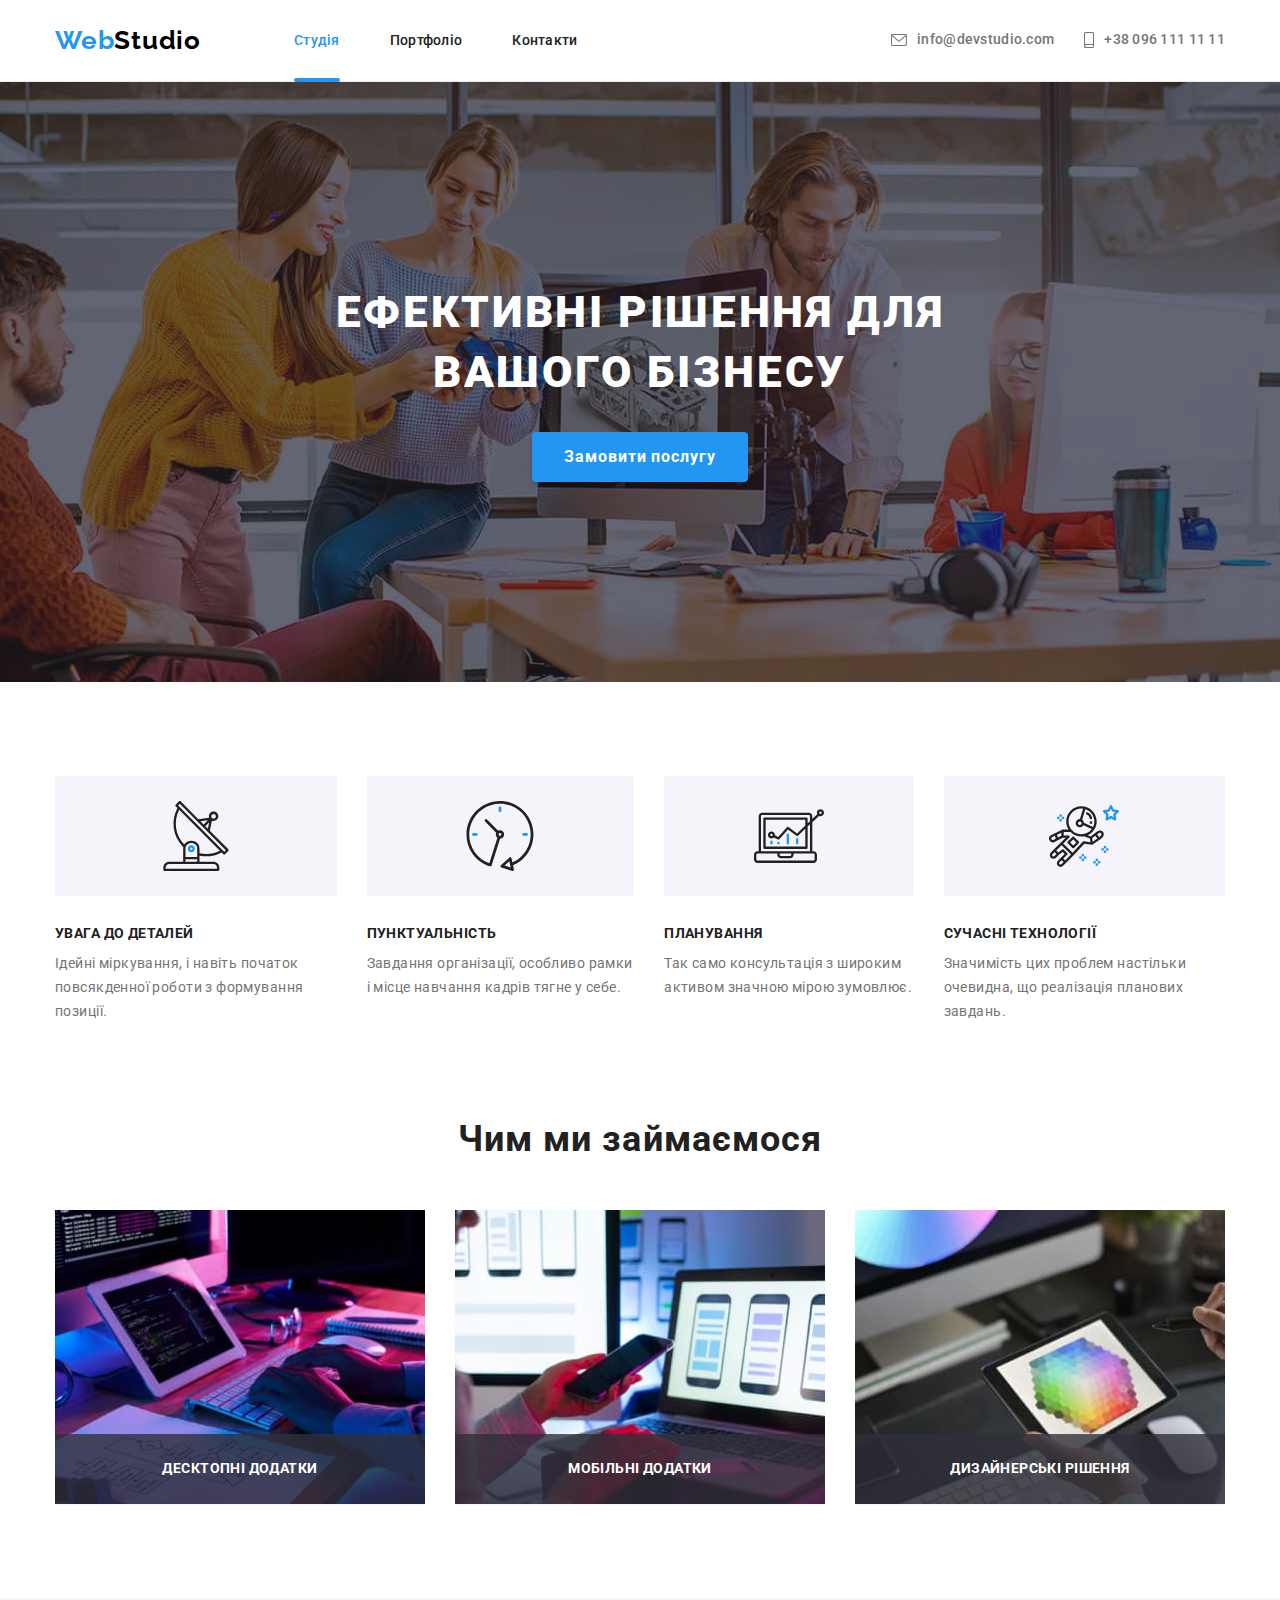
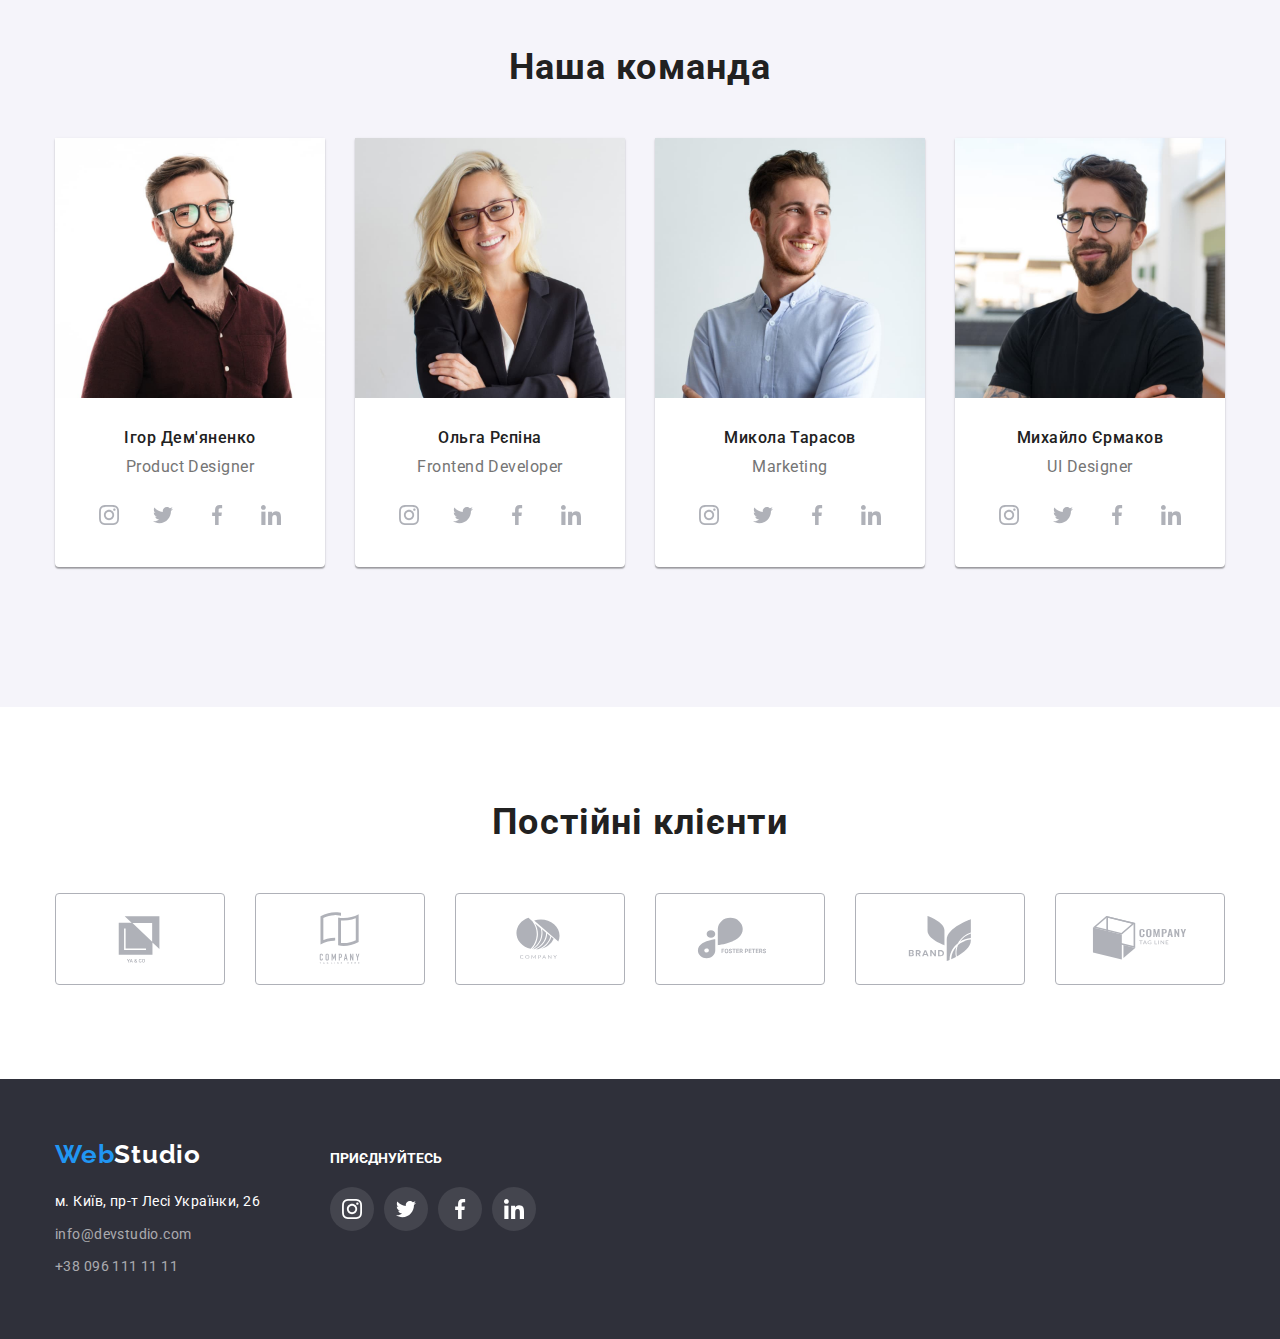
<file: index.html>
<!DOCTYPE html>
<html lang="uk">
  <head>
    <meta charset="UTF-8" />
    <meta http-equiv="X-UA-Compatible" content="IE=edge" />
    <meta name="viewport" content="width=device-width, initial-scale=1.0" />
    <title>Головна</title>
    <!-- шрифти -->
    <link rel="preconnect" href="https://fonts.googleapis.com" />
    <link rel="preconnect" href="https://fonts.gstatic.com" crossorigin />
    <link
      href="https://fonts.googleapis.com/css2?family=Raleway:wght@700&family=Roboto:wght@400;500;700;900&display=swap"
      rel="stylesheet"
    />
    <!-- стилі -->
    <link
      rel="stylesheet"
      href=" https://cdnjs.cloudflare.com/ajax/libs/modern-normalize/1.1.0/modern-normalize.min.css"
    />
    <link rel="stylesheet" href="./css/styles.css" />
  </head>
  <body>
    <header class="header section">
      <div class="container div-header">
        <nav class="navigaition">
          <a class="logo logo-header link" href="./index.html"
            ><span class="logo-accent">Web</span>Studio</a
          >
          <ul class="menu list">
            <li class="menu-list">
              <a class="menu-link link-text link-accent link current" href="./index.html">Студія</a>
            </li>
            <li class="menu-list">
              <a class="menu-link link-text link-accent link" href="./portfolio.html">Портфоліо</a>
            </li>
            <li class="menu-list">
              <a class="menu-link link-text link-accent link" href="">Контакти</a>
            </li>
          </ul>
        </nav>
        <ul class="header-list list">
          <li header-item>
            <a class="mailto link-text link-accent link" href="mailto:info@devstudio.com"
              ><svg
                aria-label="Іконка почтової скриньки"
                class="mailto-icon"
                width="16px"
                height="12px"
              >
                <use href="./images/sprite.svg#icon-envelope"></use></svg
              >info@devstudio.com</a
            >
          </li>
          <li header-item>
            <a class="contact-phone-number link-text link-accent link" href="tel:+380961111111"
              ><svg aria-label="Iконка телефон" class="phone-icon" width="10px" height="16px">
                <use href="./images/sprite.svg#icon-smartphone"></use></svg
              >+38 096 111 11 11</a
            >
          </li>
        </ul>
      </div>
    </header>

    <section class="hero section">
      <div class="container">
        <h1 class="hero-title transform">Ефективні рішення для вашого бізнесу</h1>
        <button type="button" class="button button-primary" data-modal-open>
          Замовити послугу
        </button>
      </div>
    </section>

    <section class="benefits section">
      <div class="container">
        <h2 class="visually-hidden">Hаші переваги</h2>

        <ul class="benefits-list list">
          <li class="benefits-item">
            <div class="benefits-item-div">
              <svg aria-label="Малюнок антени" class="benefits-item-svg" width="70px" heigt="70px">
                <use href="./images/sprite.svg#icon-antenna"></use>
              </svg>
            </div>
            <h3 class="benefits-title transform">Увага до деталей</h3>
            <p class="benefits-text">
              Ідейні міркування, і навіть початок повсякденної роботи з формування позиції.
            </p>
          </li>

          <li class="benefits-item">
            <div class="benefits-item-div">
              <svg
                aria-label="Малюнок годинника"
                class="benefits-item-svg"
                width="70px"
                heigt="70px"
              >
                <use href="./images/sprite.svg#icon-clock"></use>
              </svg>
            </div>
            <h3 class="benefits-title transform">Пунктуальність</h3>
            <p class="benefits-text">
              Завдання організації, особливо рамки і місце навчання кадрів тягне у себе.
            </p>
          </li>
          <li class="benefits-item">
            <div class="benefits-item-div">
              <svg aria-label="Малюнок графіка" class="benefits-item-svg" width="70px" heigt="70px">
                <use href="./images/sprite.svg#icon-diagram"></use>
              </svg>
            </div>
            <h3 class="benefits-title transform">Планування</h3>
            <p class="benefits-text">
              Так само консультація з широким активом значною мірою зумовлює.
            </p>
          </li>
          <li class="benefits-item">
            <div class="benefits-item-div">
              <svg
                aria-label="Малюнок астронавта"
                class="benefits-item-svg"
                width="70px"
                heigt="70px"
              >
                <use href="./images/sprite.svg#icon-astronaut"></use>
              </svg>
            </div>
            <h3 class="benefits-title transform">Сучасні технології</h3>
            <p class="benefits-text">
              Значимість цих проблем настільки очевидна, що реалізація планових завдань.
            </p>
          </li>
        </ul>
      </div>
    </section>

    <section class="work section">
      <div class="container">
        <h2 class="work-title title">Чим ми займаємося</h2>
        <ul class="work-list list">
          <li class="work-item">
            <div class="work-img-wrapper">
              <img
                class="work-img"
                src="./images/working_1.jpg"
                alt="Дівчина робить в офісі"
                width="370"
                height="294"
              />
              <p class="work-img-text transform">Десктопні додатки</p>
            </div>
          </li>

          <li class="work-item">
            <div class="work-img-wrapper">
              <img
                class="work-img"
                src="./images/working_2.jpg"
                alt="Дівчина робить в офісі"
                width="370"
                height="294"
              />
              <p class="work-img-text transform">Мобільні додатки</p>
            </div>
          </li>

          <li class="work-item">
            <div class="work-img-wrapper">
              <img
                class="work-img"
                src="./images/working_3.jpg"
                alt="Дівчина робить в офісі"
                width="370"
                height="294"
              />
              <p class="work-img-text transform">Дизайнерські рішення</p>
            </div>
          </li>
        </ul>
      </div>
    </section>

    <section class="team section">
      <div class="container">
        <h2 class="team-title title">Наша команда</h2>
        <ul class="team-list list">
          <li class="team-item">
            <img
              class="team-img"
              src="./images/igor_demyanenko.jpg"
              alt="Фото сотрудников"
              width="270"
              height="260"
            />
            <h3 class="team-item-title title">Ігор Дем'яненко</h3>
            <p class="team-item-text" lang="en">Product Designer</p>
            <ul class="team-social-list list">
              <li class="team-social-item">
                <a class="team-social-link link" href="https://www.instagram.com/">
                  <svg
                    lang="en"
                    aria-label="icon twitter"
                    class="team-social-icon"
                    width="20"
                    height="20"
                  >
                    <use href="./images/sprite.svg#icon-instagram"></use>
                  </svg>
                </a>
              </li>
              <li class="team-social-item">
                <a
                  class="team-social-link link"
                  href="https://twitter.com/
"
                >
                  <svg
                    lang="en"
                    aria-label="icon twitter"
                    class="team-social-icon"
                    width="20"
                    height="20"
                  >
                    <use href="./images/sprite.svg#icon-twitter"></use></svg
                ></a>
              </li>

              <li class="team-social-item">
                <a
                  class="team-social-link link"
                  href="https://www.facebook.com/
"
                  ><svg lang="en" aria-label="" class="team-social-icon" width="20" height="20">
                    <use href="./images/sprite.svg#icon-facebook"></use></svg
                ></a>
              </li>
              <li class="team-social-item">
                <a
                  class="team-social-link link"
                  href="https://www.linkedin.com/
"
                  ><svg
                    lang="en"
                    aria-label="icon linkedin"
                    class="team-social-icon"
                    width="20"
                    height="20"
                  >
                    <use href="./images/sprite.svg#icon-linkedin"></use>
                  </svg>
                </a>
              </li>
            </ul>
          </li>

          <li class="team-item">
            <img
              class="team-img"
              src="./images/olga_repina.jpg"
              alt="Фото сотрудников"
              width="270"
              height="260"
            />
            <h3 class="team-item-title title">Ольга Рєпіна</h3>
            <p class="team-item-text" lang="en">Frontend Developer</p>
            <ul class="team-social-list list">
              <li class="team-social-item">
                <a class="team-social-link link" href="https://www.instagram.com/">
                  <svg
                    lang="en"
                    aria-label="icon instagram"
                    class="team-social-icon"
                    width="20"
                    height="20"
                  >
                    <use href="./images/sprite.svg#icon-instagram"></use>
                  </svg>
                </a>
              </li>
              <li class="team-social-item">
                <a
                  class="team-social-link link"
                  href="https://twitter.com/
"
                >
                  <svg
                    lang="en"
                    aria-label="icon twitter"
                    class="team-social-icon"
                    width="20"
                    height="20"
                  >
                    <use href="./images/sprite.svg#icon-twitter"></use></svg
                ></a>
              </li>

              <li class="team-social-item">
                <a
                  class="team-social-link link"
                  href="https://www.facebook.com/
"
                  ><svg lang="en" aria-label="" class="team-social-icon" width="20" height="20">
                    <use href="./images/sprite.svg#icon-facebook"></use></svg
                ></a>
              </li>
              <li class="team-social-item">
                <a
                  class="team-social-link link"
                  href="https://www.linkedin.com/
"
                  ><svg
                    lang="en"
                    aria-label="icon linkedin"
                    class="team-social-icon"
                    width="20"
                    height="20"
                  >
                    <use href="./images/sprite.svg#icon-linkedin"></use>
                  </svg>
                </a>
              </li>
            </ul>
          </li>

          <li class="team-item">
            <img
              class="team-img"
              src="./images/nikolai_tarasov.jpg"
              alt="Фото сотрудников"
              width="270"
              height="260"
            />
            <h3 class="team-item-title title">Микола Тарасов</h3>
            <p class="team-item-text" lang="en">Marketing</p>
            <ul class="team-social-list list">
              <li class="team-social-item">
                <a class="team-social-link link" href="https://www.instagram.com/">
                  <svg
                    lang="en"
                    aria-label="icon instagram"
                    class="team-social-icon"
                    width="20"
                    height="20"
                  >
                    <use href="./images/sprite.svg#icon-instagram"></use>
                  </svg>
                </a>
              </li>
              <li class="team-social-item">
                <a
                  class="team-social-link link"
                  href="https://twitter.com/
"
                >
                  <svg
                    lang="en"
                    aria-label="icon twitter"
                    class="team-social-icon"
                    width="20"
                    height="20"
                  >
                    <use href="./images/sprite.svg#icon-twitter"></use></svg
                ></a>
              </li>

              <li class="team-social-item">
                <a
                  class="team-social-link link"
                  href="https://www.facebook.com/
"
                  ><svg lang="en" aria-label="" class="team-social-icon" width="20" height="20">
                    <use href="./images/sprite.svg#icon-facebook"></use></svg
                ></a>
              </li>
              <li class="team-social-item">
                <a
                  class="team-social-link link"
                  href="https://www.linkedin.com/
"
                  ><svg
                    lang="en"
                    aria-label="icon linkedin"
                    class="team-social-icon"
                    width="20"
                    height="20"
                  >
                    <use href="./images/sprite.svg#icon-linkedin"></use>
                  </svg>
                </a>
              </li>
            </ul>
          </li>
          <li class="team-item">
            <img
              class="team-img"
              src="./images/mikhail_ermakov.jpg"
              alt="Фото сотрудников"
              width="270"
              height="260"
            />
            <h3 class="team-item-title title">Михайло Єрмаков</h3>
            <p class="team-item-text" lang="en">UI Designer</p>
            <ul class="team-social-list list">
              <li class="team-social-item">
                <a class="team-social-link link" href="https://www.instagram.com/">
                  <svg
                    lang="en"
                    aria-label="icon instagram"
                    class="team-social-icon"
                    width="20"
                    height="20"
                  >
                    <use href="./images/sprite.svg#icon-instagram"></use>
                  </svg>
                </a>
              </li>
              <li class="team-social-item">
                <a
                  class="team-social-link link"
                  href="https://twitter.com/
"
                >
                  <svg
                    lang="en"
                    aria-label="icon twitter"
                    class="team-social-icon"
                    width="20"
                    height="20"
                  >
                    <use href="./images/sprite.svg#icon-twitter"></use></svg
                ></a>
              </li>

              <li class="team-social-item">
                <a
                  class="team-social-link link"
                  href="https://www.facebook.com/
"
                  ><svg lang="en" aria-label="" class="team-social-icon" width="20" height="20">
                    <use href="./images/sprite.svg#icon-facebook"></use></svg
                ></a>
              </li>
              <li class="team-social-item">
                <a
                  class="team-social-link link"
                  href="https://www.linkedin.com/
"
                  ><svg
                    lang="en"
                    aria-label="icon linkedin"
                    class="team-social-icon"
                    width="20"
                    height="20"
                  >
                    <use href="./images/sprite.svg#icon-linkedin"></use>
                  </svg>
                </a>
              </li>
            </ul>
          </li>
        </ul>
      </div>
    </section>

    <section class="client section">
      <div class="container">
        <h2 class="client-title title">Постійні клієнти</h2>
        <ul class="client-list list">
          <li class="client-item">
            <a class="client-link" href=""
              ><svg aria-label="Логотип компанії" class="client-link-icon" width="106" height="60">
                <use href="./images/sprite.svg#icon-logo1"></use>
              </svg>
            </a>
          </li>
          <li class="client-item">
            <a class="client-link" href=""
              ><svg aria-label="Логотип компанії" class="client-link-icon" width="106" height="60">
                <use href="./images/sprite.svg#icon-Logo2"></use>
              </svg>
            </a>
          </li>
          <li class="client-item">
            <a class="client-link" href=""
              ><svg aria-label="Логотип компанії" class="client-link-icon" width="106" height="60">
                <use href="./images/sprite.svg#icon-Logo3"></use>
              </svg>
            </a>
          </li>
          <li class="client-item">
            <a class="client-link" href=""
              ><svg aria-label="Логотип компанії" class="client-link-icon" width="106" height="60">
                <use href="./images/sprite.svg#icon-Logo4"></use></svg
            ></a>
          </li>
          <li class="client-item">
            <a class="client-link" href=""
              ><svg aria-label="Логотип компанії" class="client-link-icon" width="106" height="60">
                <use href="./images/sprite.svg#icon-Logo5"></use></svg
            ></a>
          </li>
          <li class="client-item">
            <a class="client-link" href=""
              ><svg aria-label="Логотип компанії" class="client-link-icon" width="106" height="60">
                <use href="./images/sprite.svg#icon-Logo6"></use></svg
            ></a>
          </li>
        </ul>
      </div>
    </section>

    <footer class="footer section">
      <div class="container footer-div">
        <div class="footer-address-div">
          <a class="logo logo-footer link" href="./index.html"
            ><span class="logo-accent">Web</span>Studio</a
          >
          <address class="address">
            <ul class="address-list list">
              <li class="address-item">
                <a class="address-link footer-link-text link-accent link" href=""
                  >м. Київ, пр-т Лесі Українки, 26</a
                >
              </li>
              <li class="address-item">
                <a class="mailto footer-link-text link-accent link" href="mailto:info@devstudio.com"
                  >info@devstudio.com</a
                >
              </li>
              <li class="address-item">
                <a
                  class="contact-phone-number footer-link-text link-accent link"
                  href="tel:+380961111111"
                  >+38 096 111 11 11</a
                >
              </li>
            </ul>
          </address>
        </div>

        <div class="footer-icon-div">
          <p class="footer-icon-text transform">Приєднуйтесь</p>
          <ul class="footer-icon-list list">
            <li class="footer-icon-item">
              <a
                class="footer-icon-link link"
                href="https://www.instagram.com/
"
                ><svg
                  lang="en"
                  aria-label="icon instagram"
                  class="footer-icon"
                  width="20"
                  height="20"
                >
                  <use href="./images/sprite.svg#icon-instagram"></use>
                </svg>
              </a>
            </li>
            <li class="footer-icon-item">
              <a
                class="footer-icon-link link"
                href="https://twitter.com/
"
                ><svg
                  lang="en"
                  aria-label="icon twitter"
                  class="footer-icon"
                  width="20"
                  height="20"
                >
                  <use href="./images/sprite.svg#icon-twitter"></use>
                </svg>
              </a>
            </li>
            <li class="footer-icon-item">
              <a
                class="footer-icon-link link"
                href="https://www.facebook.com/
"
                ><svg lang="en" aria-label="" class="footer-icon" width="20" height="20">
                  <use href="./images/sprite.svg#icon-facebook"></use>
                </svg>
              </a>
            </li>
            <li class="footer-icon-item">
              <a
                class="footer-icon-link link"
                href="https://www.linkedin.com/
"
                ><svg
                  lang="en"
                  aria-label="icon linkedin"
                  class="footer-icon"
                  width="20"
                  height="20"
                >
                  <use href="./images/sprite.svg#icon-linkedin"></use>
                </svg>
              </a>
            </li>
          </ul>
        </div>
      </div>
    </footer>

    <div class="backdrop is-hidden" data-modal>
      <div class="modal">
        <button type="button" class="modal-close-btn" data-modal-close>
          <svg aria-label="Запкриваюча кнопка" class="icon-close" width="18" height="18">
            <use href="./images/sprite.svg#icon-close"></use>
          </svg>
        </button>
      </div>
    </div>

    <script src="./js/modal.js"></script>
  </body>
</html>
</file>
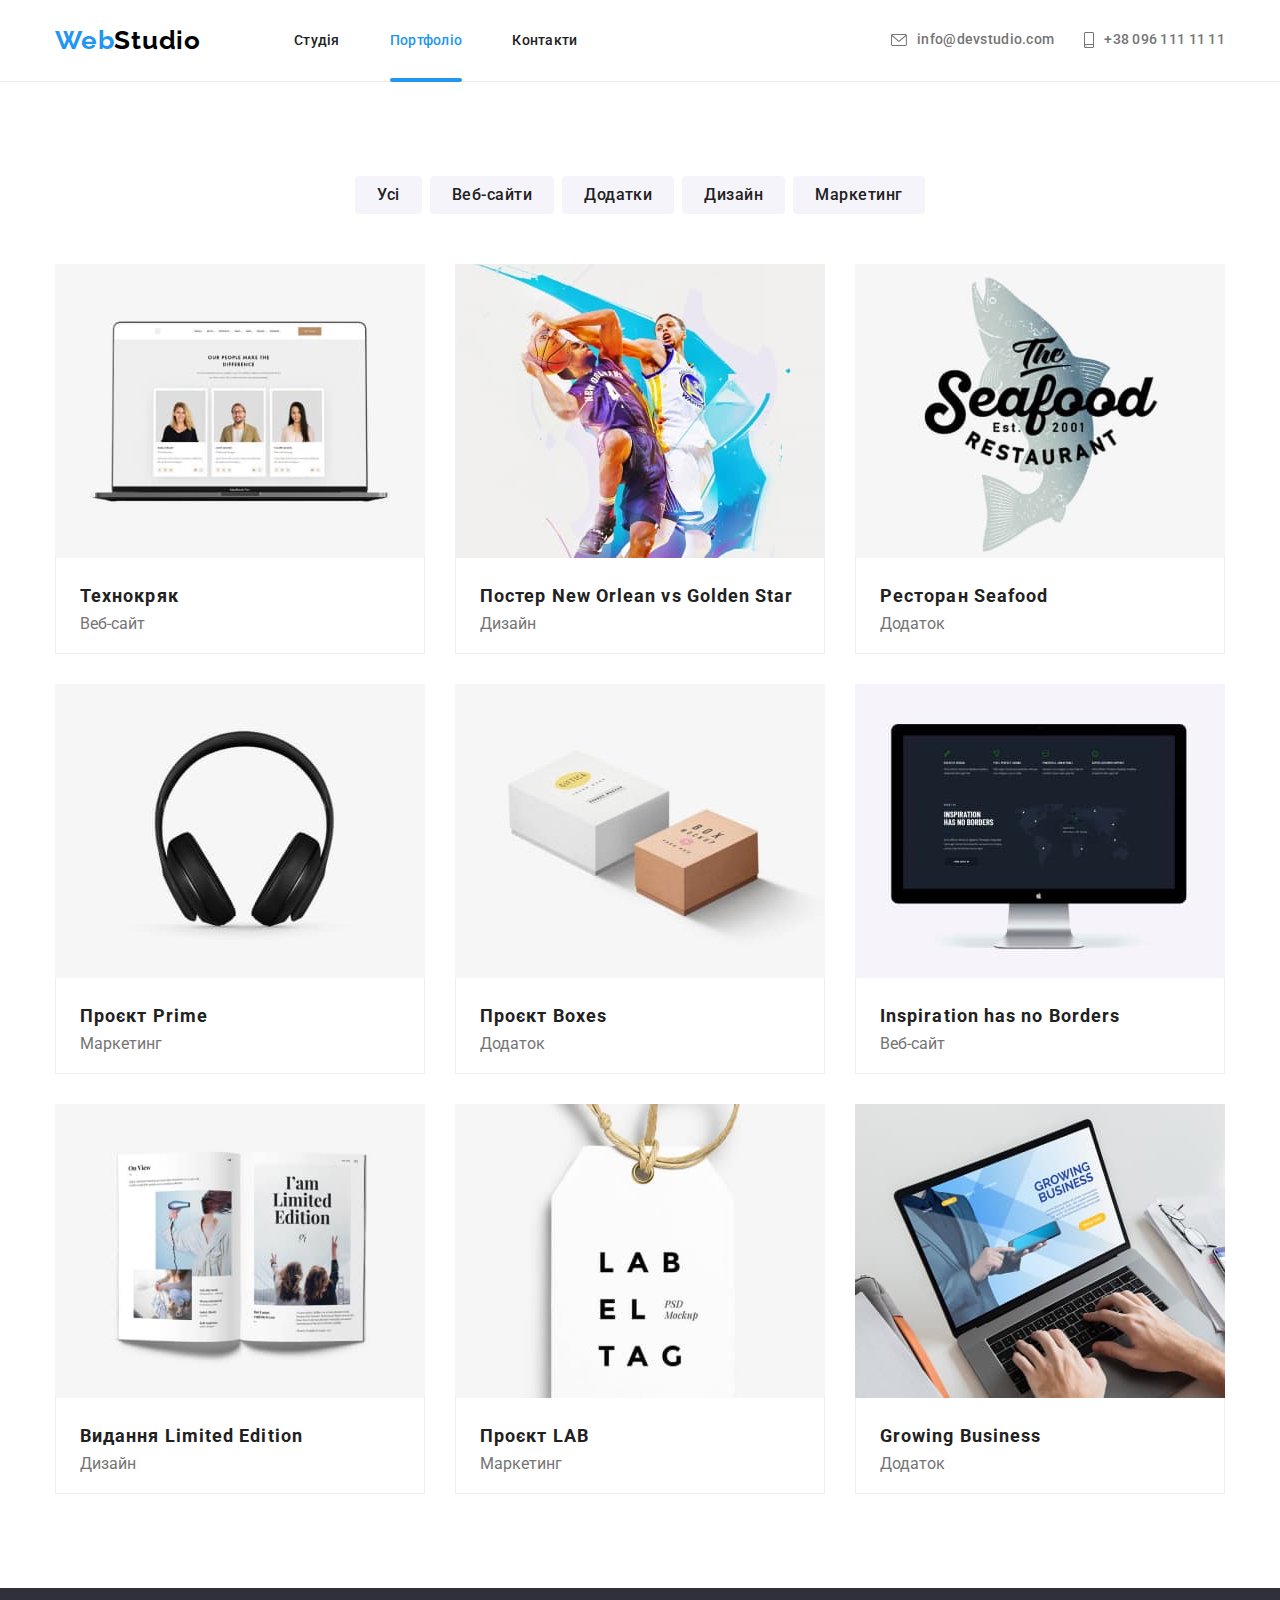
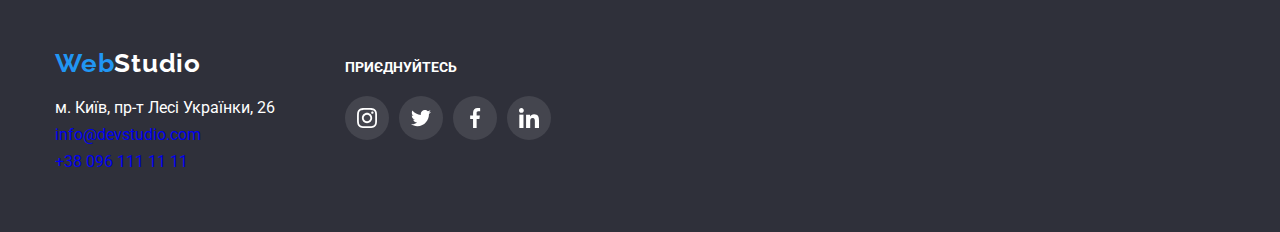
<file: portfolio.html>
<!DOCTYPE html>
<html lang="uk">
  <head>
    <meta charset="UTF-8" />
    <meta http-equiv="X-UA-Compatible" content="IE=edge" />
    <meta name="viewport" content="width=device-width, initial-scale=1.0" />
    <title>Портфоліо</title>
    <!-- шрифти -->
    <link rel="preconnect" href="https://fonts.googleapis.com" />
    <link rel="preconnect" href="https://fonts.gstatic.com" crossorigin />
    <link
      href="https://fonts.googleapis.com/css2?family=Raleway:wght@700&family=Roboto:wght@400;500;700;900&display=swap"
      rel="stylesheet"
    />
    <!-- стилі -->
    <link
      rel="stylesheet"
      href=" https://cdnjs.cloudflare.com/ajax/libs/modern-normalize/1.1.0/modern-normalize.min.css"
    />
    <link rel="stylesheet" href="./css/styles.css" />
  </head>
  <body>
    <header class="header section">
      <div class="container div-header">
        <nav class="navigaition">
          <a class="logo logo-header link transition" href="./index.html"
            ><span class="logo-accent">Web</span>Studio</a
          >
          <ul class="menu list">
            <li class="menu-list">
              <a class="menu-link link-text link-accent transition link" href="./index.html"
                >Студія</a
              >
            </li>
            <li class="menu-list">
              <a
                class="menu-link link-text link-accent transition link current"
                href="./portfolio.html"
                >Портфоліо</a
              >
            </li>
            <li class="menu-list">
              <a class="menu-link link-text link-accent transition link" href="">Контакти</a>
            </li>
          </ul>
        </nav>
        <ul class="header-list list">
          <li header-item>
            <a class="mailto link-text link-accent transition link" href="mailto:info@devstudio.com"
              ><svg
                aria-label="Іконка почтової скриньки"
                class="mailto-icon"
                width="16px"
                height="12px"
              >
                <use href="./images/sprite.svg#icon-envelope"></use></svg
              >info@devstudio.com</a
            >
          </li>
          <li header-item>
            <a
              class="contact-phone-number link-text link-accent transition link"
              href="tel:+380961111111"
              ><svg aria-label="Шконка телефон" class="phone-icon" width="10px" height="16px">
                <use href="./images/sprite.svg#icon-smartphone"></use></svg
              >+38 096 111 11 11</a
            >
          </li>
        </ul>
      </div>
    </header>

    <main>
      <section class="portfolio section">
        <div class="container portfolio-div">
          <h1 class="visually-hidden">Портфоліо</h1>
          <!-- список кнопок -->
          <ul class="portfolio-btn-list list">
            <li class="portfolio-btn-item">
              <button class="button-secondary button button-activ transition" type="button">
                Усі
              </button>
            </li>
            <li class="portfolio-btn-item">
              <button class="button-secondary button button-activ transition" type="button">
                Веб-сайти
              </button>
            </li>
            <li class="portfolio-btn-item">
              <button class="button-secondary button button-activ transition" type="button">
                Додатки
              </button>
            </li>
            <li class="portfolio-btn-item">
              <button class="button-secondary button button-activ transition" type="button">
                Дизайн
              </button>
            </li>
            <li class="portfolio-btn-item">
              <button class="button-secondary button button-activ transition" type="button">
                Маркетинг
              </button>
            </li>
          </ul>

          <ul class="portfolio-links-list list">
            <li class="portfolio-link-item">
              <a class="item-link link" href="">
                <div class="portfolio-overlay-wrapper">
                  <img
                    class="portfolio-link-img"
                    src="./images/portfolio_tehnokriyk.jpg"
                    alt="Відкритий ноутбук з сайтом на екрані"
                    width="370"
                    height="294"
                  />
                  <p class="overlay">
                    Ресурс пропонує комплексні пропозиції з різним рівнем функціоналу та сервісів.
                    Все це дозволить відвідувачу отримати вичерпні відомості про компанію чи
                    приватну особу.
                  </p>
                </div>

                <div class="div-link-border">
                  <h3 class="portfolio-link-title">Технокряк</h3>
                  <p class="portfolio-link-text">Веб-сайт</p>
                </div>
              </a>
            </li>

            <li class="portfolio-link-item">
              <a class="item-link link" href="">
                <div class="portfolio-overlay-wrapper">
                  <img
                    class="portfolio-link-img"
                    src="./images/portfolio_poster.jpg"
                    alt="Елемент дизайнерської роботи з баскетболістами"
                    width="370"
                    height="294"
                  />
                  <p class="overlay">
                    Ресурс пропонує комплексні пропозиції з різним рівнем функціоналу та сервісів.
                    Все це дозволить відвідувачу отримати вичерпні відомості про компанію чи
                    приватну особу.
                  </p>
                </div>

                <div class="div-link-border">
                  <h3 class="portfolio-link-title link">Постер New Orlean vs Golden Star</h3>
                  <p class="portfolio-link-text">Дизайн</p>
                </div>
              </a>
            </li>

            <li class="portfolio-link-item">
              <a class="item-link link" href="">
                <div class="portfolio-overlay-wrapper">
                  <img
                    class="portfolio-link-img"
                    src="./images/portfolio_seafood.jpg"
                    alt="Логотип ресторану"
                    width="370"
                    height="294"
                  />
                  <p class="overlay">
                    Ресурс пропонує комплексні пропозиції з різним рівнем функціоналу та сервісів.
                    Все це дозволить відвідувачу отримати вичерпні відомості про компанію чи
                    приватну особу.
                  </p>
                </div>

                <div class="div-link-border">
                  <h3 class="portfolio-link-title link">Ресторан Seafood</h3>
                  <p class="portfolio-link-text">Додаток</p>
                </div>
              </a>
            </li>

            <li class="portfolio-link-item">
              <a class="item-link link" href="">
                <div class="portfolio-overlay-wrapper">
                  <img
                    class="portfolio-link-img"
                    src="./images/portfolio_prime.jpg"
                    alt="Чорні навушники на білому фоні"
                    width="370"
                    height="294"
                  />
                  <p class="overlay">
                    Ресурс пропонує комплексні пропозиції з різним рівнем функціоналу та сервісів.
                    Все це дозволить відвідувачу отримати вичерпні відомості про компанію чи
                    приватну особу.
                  </p>
                </div>

                <div class="div-link-border">
                  <h3 class="portfolio-link-title link">Проєкт Prime</h3>
                  <p class="portfolio-link-text">Маркетинг</p>
                </div>
              </a>
            </li>

            <li class="portfolio-link-item">
              <a class="item-link link" href="">
                <div class="portfolio-overlay-wrapper">
                  <img
                    class="portfolio-link-img"
                    src="./images/portfolio_boxes.jpg"
                    alt="Велика біла та маленька коробочка кирпичного кольору на білому фоні"
                    width="370"
                    height="294"
                  />
                  <p class="overlay">
                    Ресурс пропонує комплексні пропозиції з різним рівнем функціоналу та сервісів.
                    Все це дозволить відвідувачу отримати вичерпні відомості про компанію чи
                    приватну особу.
                  </p>
                </div>

                <div class="div-link-border">
                  <h3 class="portfolio-link-title link">Проєкт Boxes</h3>
                  <p class="portfolio-link-text">Додаток</p>
                </div>
              </a>
            </li>

            <li class="portfolio-link-item">
              <a class="item-link link" href="">
                <div class="portfolio-overlay-wrapper">
                  <img
                    class="portfolio-link-img"
                    src="./images/portfolio_borders.jpg"
                    alt="Темний монітор на білому фоні"
                    width="370"
                    height="294"
                  />
                  <p class="overlay">
                    Ресурс пропонує комплексні пропозиції з різним рівнем функціоналу та сервісів.
                    Все це дозволить відвідувачу отримати вичерпні відомості про компанію чи
                    приватну особу.
                  </p>
                </div>

                <div class="div-link-border">
                  <h3 class="portfolio-link-title link">Inspiration has no Borders</h3>
                  <p class="portfolio-link-text">Веб-сайт</p>
                </div>
              </a>
            </li>

            <li class="portfolio-link-item">
              <a class="item-link link" href="">
                <div class="portfolio-overlay-wrapper">
                  <img
                    class="portfolio-link-img"
                    src="./images/portfolio_limited_edition.jpg"
                    alt="Відкрита книга"
                    width="370"
                    height="294"
                  />
                  <p class="overlay">
                    Ресурс пропонує комплексні пропозиції з різним рівнем функціоналу та сервісів.
                    Все це дозволить відвідувачу отримати вичерпні відомості про компанію чи
                    приватну особу.
                  </p>
                </div>

                <div class="div-link-border">
                  <h3 class="portfolio-link-title link">Видання Limited Edition</h3>
                  <p class="portfolio-link-text">Дизайн</p>
                </div>
              </a>
            </li>

            <li class="portfolio-link-item">
              <a class="item-link link" href="">
                <div class="portfolio-overlay-wrapper">
                  <img
                    class="portfolio-link-img"
                    src="./images/portfolio_lab.jpg"
                    alt="Фірмовий знак проекту"
                    width="370"
                    height="294"
                  />
                  <p class="overlay">
                    Ресурс пропонує комплексні пропозиції з різним рівнем функціоналу та сервісів.
                    Все це дозволить відвідувачу отримати вичерпні відомості про компанію чи
                    приватну особу.
                  </p>
                </div>

                <div class="div-link-border">
                  <h3 class="portfolio-link-title link">Проєкт LAB</h3>
                  <p class="portfolio-link-text">Маркетинг</p>
                </div>
              </a>
            </li>

            <li class="portfolio-link-item">
              <a class="item-link link" href="">
                <div class="portfolio-overlay-wrapper">
                  <img
                    class="portfolio-link-img"
                    src="./images/portfolio_growing_business.jpg"
                    alt="Ноутбук на столі"
                    width="370"
                    height="294"
                  />
                  <p class="overlay">
                    Ресурс пропонує комплексні пропозиції з різним рівнем функціоналу та сервісів.
                    Все це дозволить відвідувачу отримати вичерпні відомості про компанію чи
                    приватну особу.
                  </p>
                </div>

                <div class="div-link-border">
                  <h3 class="portfolio-link-title">Growing Business</h3>
                  <p class="portfolio-link-text">Додаток</p>
                </div>
              </a>
            </li>
          </ul>
        </div>

        <!-- список картинок -->
      </section>
    </main>

    <footer class="footer section">
      <div class="container footer-div">
        <div class="footer-address-div">
          <a class="logo logo-footer transition link" href="./index.html"
            ><span class="logo-accent">Web</span>Studio</a
          >
          <address class="address">
            <ul class="address-list list">
              <li class="address-item">
                <a class="address-link link-accent transition link" href=""
                  >м. Київ, пр-т Лесі Українки, 26</a
                >
              </li>
              <li class="address-item">
                <a
                  class="mailto mailto-footer link-accent transition link"
                  href="mailto:info@devstudio.com"
                  >info@devstudio.com</a
                >
              </li>
              <li class="address-item">
                <a
                  class="contact-phone-number phone-footer link-accent transition link"
                  href="tel:+380961111111"
                  >+38 096 111 11 11</a
                >
              </li>
            </ul>
          </address>
        </div>

        <div class="footer-icon-div">
          <p class="footer-icon-text transform">Приєднуйтесь</p>
          <ul class="footer-icon-list list">
            <li class="footer-icon-item">
              <a
                class="footer-icon-link transition link"
                href="https://www.instagram.com/
"
                ><svg
                  lang="en"
                  aria-label="icon instagram"
                  class="footer-icon"
                  width="20"
                  height="20"
                >
                  <use href="./images/sprite.svg#icon-instagram"></use>
                </svg>
              </a>
            </li>
            <li class="footer-icon-item">
              <a
                class="footer-icon-link transition link"
                href="https://twitter.com/
"
                ><svg
                  lang="en"
                  aria-label="icon twitter"
                  class="footer-icon"
                  width="20"
                  height="20"
                >
                  <use href="./images/sprite.svg#icon-twitter"></use>
                </svg>
              </a>
            </li>
            <li class="footer-icon-item">
              <a
                class="footer-icon-link transition link"
                href="https://www.facebook.com/
"
                ><svg lang="en" aria-label="" class="footer-icon" width="20" height="20">
                  <use href="./images/sprite.svg#icon-facebook"></use>
                </svg>
              </a>
            </li>
            <li class="footer-icon-item">
              <a
                class="footer-icon-link transition link"
                href="https://www.linkedin.com/
"
                ><svg
                  lang="en"
                  aria-label="icon linkedin"
                  class="footer-icon"
                  width="20"
                  height="20"
                >
                  <use href="./images/sprite.svg#icon-linkedin"></use>
                </svg>
              </a>
            </li>
          </ul>
        </div>
      </div>
    </footer>
  </body>
</html>
</file>
<file: css/styles.css>
/* сбрасываем стили */
h1, 
h2,
h3,
h4,
p {
    margin-top: 0;
    margin-bottom: 0;
}

ul,
ol {
    margin-top: 0;
    margin-bottom: 0;
    padding-left: 0;
}

button {
    cursor: pointer;
}

img {
    display: block;
}

.list {
    list-style: none;
}

.link {
    text-decoration: none;
}    

.visually-hidden {
    position: absolute;
    white-space: nowrap;
    width: 1px;
    height: 1px;
    overflow: hidden;
    border: 0;
    padding: 0;
    clip: rect(0 0 0 0);
    clip-path: inset(50%);
    margin: -1px;
}

:root {
    /* палитра цветов */
    --primary-color: #212121;
    --secondary-color: #757575;
    --secondary-color-w: #FFFFFF;
    --additional-color: rgba(255, 255, 255, 0.6);
    --accent-color: #2196F3;
    /* текст */
    --primary-font-family: 'Roboto', sans-serif;
    --secondary-font-family: 'Raleway', sans-serif;
    /* фон */
    --primary-background-color: #ffffff;
    --secondary-background-color-lige: rgba(47, 48, 58, 0.4);
    --secondary-background-color-dark: #2F303A;
    --accent-background-color: #AFB1B8;
}

body {
    color: var(--primary-color);
    font-family: var(--primary-font-family);
    background-color: var(--primary-background-color);
}

/* ==========   общие классы   ======= */
.container {
    width: 1200px;
    padding: 0 15px;
    margin-left: auto;
    margin-right: auto;
}

.section {
    padding-top: 94px;
    padding-bottom: 94px;
}

.link-text {
    color: var(--secondary-color);
    font-weight: 500;
    font-size: 14px;
    line-height: 1.14;
    letter-spacing: 0.02em;
}



.title {
    font-size: 36px;
    line-height: 1.17;
    text-align: center;
    letter-spacing: 0.03em;
    margin-bottom: 50px;
}

.transform {
    text-transform: uppercase;
}



/* --- hover-focus  --- */
.mailto-icon,
.phone-icon{
    fill: currentColor;
}
.link-accent:hover, 
.link-accent:focus {
    color: var(--accent-color);    
}
.link-accent{
    transition: color 250ms cubic-bezier(0.4, 0, 0.2, 1);
}
/*====================   HEADER   ==================== */
.header {
    padding-top: 25px;
    padding-bottom: 25px;
    border-bottom: 1px solid #ECECEC;
}

/* ---  LOGO   --- */
.logo {
    color: #000000;
    font-family: var(--secondary-font-family);
    font-weight: 700;
    font-size: 26px;
    line-height: 1.19;
    letter-spacing: 0.03em;
    transition: color 250ms cubic-bezier(0.4, 0, 0.2, 1) 0ms;

}

.logo-header {
    margin-right: 93px;
}

.logo-accent {
    color: var(--accent-color);
}

.logo:hover {
    color: var(--accent-color);
}

/* ----   navigation   ----   */
.menu-link {
    color: var(--primary-color);    
}


/* ----------------------------- */
.div-header {
    display: flex;
    justify-content: space-between;
    align-items: center;
}

.navigaition {
    display: flex;
    align-items: center;

}

.menu {
    
    display: flex;
    align-items: center;
    column-gap: 50px;

}

.header-list {
    display: flex;
    align-items: center;
    column-gap: 30px;
}

/* --------------- */
.mailto,
.contact-phone-number {
    display: flex;
    align-items: center;
}

.mailto-icon,
.phone-icon {
    margin-right: 10px;
    fill: currentColor;
}

.current {
    color: var(--accent-color);
}

/* ----- декоративный элемент  ----- */
.menu-list{
    position: relative;
}
.menu-link.current::after{
    position: absolute;    
    content: '';
    display: block;
    width: 100%;
    height: 4px;
    background: #2196F3;
    border-radius: 2px;
    margin-top: 28px;      
}

/* ===============  HERO   =========== */
.hero {
    padding-top: 200px;
    padding-bottom: 200px;
    background-color: #C4C4C4;
    background-image: linear-gradient(rgba(47, 48, 58, 0.4),
            rgba(47, 48, 58, 0.4)),
        url("../images/bg/hero-bg.jpg");
    background-repeat: no-repeat;
    background-position: center;
    background-size: cover;
    max-width: 1600px;
    margin-left: auto;
    margin-right: auto;
}

.hero-title {
    font-family: var(--primary-font-family);
    color: var(--secondary-color-w);
    width: 696px;
    margin-right: auto;
    margin-left: auto;
    margin-bottom: 30px;
    font-weight: 900;
    font-size: 44px;
    line-height: 1.37;
    text-align: center;
    letter-spacing: 0.06em;
}

/*--------  кнопки   -----------   */

.button {
    display: block;
    font-size: 16px;
    line-height: 1.9;
    text-align: center;
    border: none;
    border-radius: 4px;
    transition: background-color 250ms cubic-bezier(0.4, 0, 0.2, 1);
}

.button-primary {
    color: var(--secondary-color-w);
    background-color: var(--accent-color);
    font-weight: 700;
    line-height: 1.9;
    letter-spacing: 0.06em;
    margin-right: auto;
    margin-left: auto;
    width: 216px;
    height: 50px;
    box-shadow: 0px 4px 4px rgba(0, 0, 0, 0.15);
    transition: background-color 250ms cubic-bezier(0.4, 0, 0.2, 1);
}

.button-secondary {
    color: var(--primary-color);
    background-color: #F5F4FA;
    font-weight: 500;
    line-height: 1.6;
    letter-spacing: 0.03em;
    padding: 6px 22px;  
    transition: color 250ms cubic-bezier(0.4, 0, 0.2, 1), background-color 250ms cubic-bezier(0.4, 0, 0.2, 1), box-shadow 250ms cubic-bezier(0.4, 0, 0.2, 1);
    
}

/* ------ hover-focus  ------------ */
.button-primary:hover,
.button-primary:focus {
    background-color: #188CE8;
}

.button-secondary:hover,
.button-secondary:focus {
    color: var(--secondary-color-w);
    background-color: var(--accent-color);
    box-shadow: 0px 4px 4px rgba(0, 0, 0, 0.25);
}

.button-activ:active {
    color: var(--accent-color);
}


/* ===============  HERO   =========== */
/* ===========   benefits   ================= */
.benefits {
    padding-bottom: 0;
}

.benefits-title {
    font-size: 14px;
    line-height: 1.14;
    letter-spacing: 0.03em;
    margin-bottom: 10px;
}

.benefits-text {
    color: var(--secondary-color);
    font-size: 14px;
    line-height: 1.71;
    letter-spacing: 0.03em;
}

/*------    позиционирование   ---------------- */
.benefits-list {
    display: flex;
    column-gap: 30px;
}

.benefits-item {
    flex-basis: calc((100%-90px)/4);
}

.benefits-item-div {
    display: flex;
    justify-content: center;
    align-items: center;
    background-color: #F5F4FA;
    height: 120px;
    border-radius: 4px;
    margin-bottom: 30px;
}

/* ===========   benefits   ================= */
/* ===========   WORK   ===================== */
.work-list {
    display: flex;
    column-gap: 30px;
}

.work-list-item {
    flex-basis: calc((100%-60px)/3)
}
/* ///// текст над фото ///////////////// */

.work-img-wrapper{
    position: relative;
}
.work-img-text{
    position: absolute;
    width: 100%;
    padding-top: 27px;
    padding-bottom: 27px;
    color: var(--secondary-color-w);
    background-color: rgba(47, 48, 58, 0.8);
    font-weight: 700;
    font-size: 14px;
    line-height: 1.14;
    text-align: center;
    letter-spacing: 0.03em;
    transform: translateY(-100%);
}


/* ===========   WORK   ===================== */
/* ===========   TEAM   ===================== */
.team {
    background-color: #F5F4FA;
    padding-top: 48px;
    padding-bottom: 140px;
}

.team-list {
    display: flex;
    column-gap: 30px;
}

.team-item {
    background-color: var(--primary-background-color);
    box-shadow: 0px 1px 3px rgba(0, 0, 0, 0.12), 0px 1px 1px rgba(0, 0, 0, 0.14), 0px 2px 1px rgba(0, 0, 0, 0.2);
    border-radius: 0px 0px 4px 4px;
    padding-bottom: 30px;
    flex-basis: calc((100%-90px)/4)
}

.team-img {
    margin-bottom: 30px;
}

.team-item-title {
    font-weight: 500;
    font-size: 16px;
    line-height: 1.19;
    margin-bottom: 10px;
}

.team-item-text {
    color: var(--secondary-color);
    font-size: 16px;
    line-height: 1.19;
    text-align: center;
    letter-spacing: 0.03em;
    margin-bottom: 16px;
}

.team-social-list {
    display: flex; 
    justify-content: center;
    column-gap: 10px;
}
.team-social-item{
    display: flex;
        justify-content: center;
        align-items: center;

}

.team-social-link {
    display: flex;
    justify-content: center;
    align-items: center; 
    width: 44px;
    height: 44px;
    border-radius: 50%;
    color:#AFB1B8;
    background-color: var(--secondary-color-w);    
    transition: background-color 250ms cubic-bezier(0.4, 0, 0.2, 1),
                color 250ms cubic-bezier(0.4, 0, 0.2, 1);    
}

.team-social-icon {    
    fill: currentColor; 
}

/* --------- hover,focus ----------- */
.team-social-link:hover,
.team-social-link:focus {
    background-color: var(--accent-color);
    color: var(--secondary-color-w); 
 
} 

/* ===========   TEAM   ===================== */
/* ===========   CLIENT   ===================== */

.client-list {
    display: flex;
    column-gap: 30px;
}


.client-link {
    display: flex;
    align-items: center;
    justify-content: center;
    width: 170px;
    height: 92px;
    border: 1px solid #AFB1B8;
    border-radius: 4px;
    color:#afb1b8 ;
    transition: border 250ms cubic-bezier(0.4, 0, 0.2, 1), 
                color 250ms cubic-bezier(0.4, 0, 0.2, 1);
}        
    

.client-link-icon {
    fill: currentColor;
}
 
.client-link:hover,
.client-link:focus {
    border: 1px solid var(--accent-color);
    color: var(--accent-color);
}


/*===========   CLIENT   =====================*/
/* ==========   FOOTER   ===================== */

.footer {
    padding: 60px 0;
    background-color: var(--secondary-background-color-dark);
}

.address {
    font-style: normal;
}

.footer-link-text {
    color: rgba(255, 255, 255, 0.6);
    font-size: 14px;
    line-height: 1.71;
    letter-spacing: 0.03em;
}

.address-link{
    color: var(--secondary-color-w);
    
}



.logo-footer {
    color: var(--secondary-color-w);

}

/* ---------------------------------------------- */

.footer-icon-text {
    color: var(--secondary-color-w);
    font-weight: 700;
    font-size: 14px;
    line-height: 1.14;
    margin-bottom: 20px;
}

/* ============================= */
.footer-div {
    display: flex;
    align-items: baseline;
}

.footer-address-div {
    display: flex;
    margin-right: 70px;
    flex-direction: column;
    row-gap: 20px;
}

.address-list {
    display: flex;
    flex-direction: column;
    row-gap: 9px;

}

.footer-icon-list {
    display: flex;
    column-gap: 10px;
}

.footer-icon {
    fill: var(--secondary-color-w);
}

.footer-icon-link {
    display: flex;
    justify-content: center;
    align-items: center;
    width: 44px;
    height: 44px;
    border-radius: 50%;
    background-color: rgba(255, 255, 255, 0.1);
    transition: background-color 250ms cubic-bezier(0.4, 0, 0.2, 1);
}

.footer-icon-link:hover,
.footer-icon-link:focus {
    background-color: var(--accent-color);

}

/* ----------------------- */
/* ==========   FOOTER   ===================== */
/*================   portfolio   =========================== */

.portfolio-link-title {
    color: var(--primary-color);
    font-size: 18px;
    line-height: 2;
    letter-spacing: 0.06em;
}

.portfolio-link-text {
    color: var(--secondary-color);
    font-size: 16px;
    line-height: 1.19;
}

/*----------------------------------------------------------*/
/* позиционирование */

.portfolio-btn-list {
    display: flex;
    justify-content: center;
    column-gap: 8px;
    margin-bottom: 50px;

}

.portfolio-links-list {
    display: flex;
    flex-wrap: wrap;
    gap: 30px;
}

/* .portfolio-link-item{     */
/* border-bottom: 1px solid #EEEEEE; */
/* flex-basis: calc((100%-60px)/3); */
/* }  */

.div-link-border {
    border: 1px solid #EEEEEE;
    border-top: none;
    padding: 20px 24px;
}
.item-link{
    display: inline-block;
    transition: box-shadow 250ms cubic-bezier(0.4, 0, 0.2, 1);
    

}

.item-link:hover,
.item-link:focus {
    box-shadow: 0px 1px 1px rgba(0, 0, 0, 0.12), 0px 4px 4px rgba(0, 0, 0, 0.06), 1px 4px 6px rgba(0, 0, 0, 0.16);
}    

/* .............ОВЕРЛЕЙ.................. */
 .portfolio-overlay-wrapper {
    position: relative;
    overflow: hidden;
}
.overlay{
    position: absolute;
    top: 0;
    left: 0;    
    height: 100%;
    width: 100%;
    background-color: rgba(33, 150, 243, 0.9);
    color: var(--secondary-color-w);    
    /* font-weight: 400; */
    font-size: 18px;
    line-height: 1.56;    
    letter-spacing: 0.03em;
    overflow: auto;
    padding: 63px 24px;
    transform: translateY(100%);
    transition: transform 250ms cubic-bezier(0.4, 0, 0.2, 1);


}
.item-link:hover .overlay,
.item-link:focus .overlay{
    transform: translateY(0%);
}

/* //////////////////////////////////////////// */
/* ------------  фон  --------------- */
.backdrop{
    position: fixed;
    top: 0;
    left: 0;
    z-index: 100;
    width: 100%;
    height: 100%;
    background-color: rgba(0, 0, 0, 0.2);

    /* opacity: 1;
    visibility: visible;    
    pointer-events: auto; */

    transition: opasity 250ms ease, visibility 250ms ease;

    

}
/* -------------  модальное окно  ----------------- */
.modal{
    position: absolute;
    top: 50%;
    left: 50%;
    transform: translate(-50%, -50%);
    width: 528px;
    height: 581px;
    background-color: var(--secondary-color-w);
}
/* -------------  кнопка  ---------------------------- */
.modal-close-btn{
    position: absolute;
    top: 8px;
    right: 8px;
    
    display: flex;
    align-items: center;
    justify-content: center;

    background-color: var(--secondary-color-w);
    border: 1px solid rgba(0, 0, 0, 0.1);
    border-radius: 50%;
    padding: 0;
}
.backdrop.is-hidden{
    opacity: 0;
    visibility: hidden;    
    pointer-events: none;
    
}
</file>
